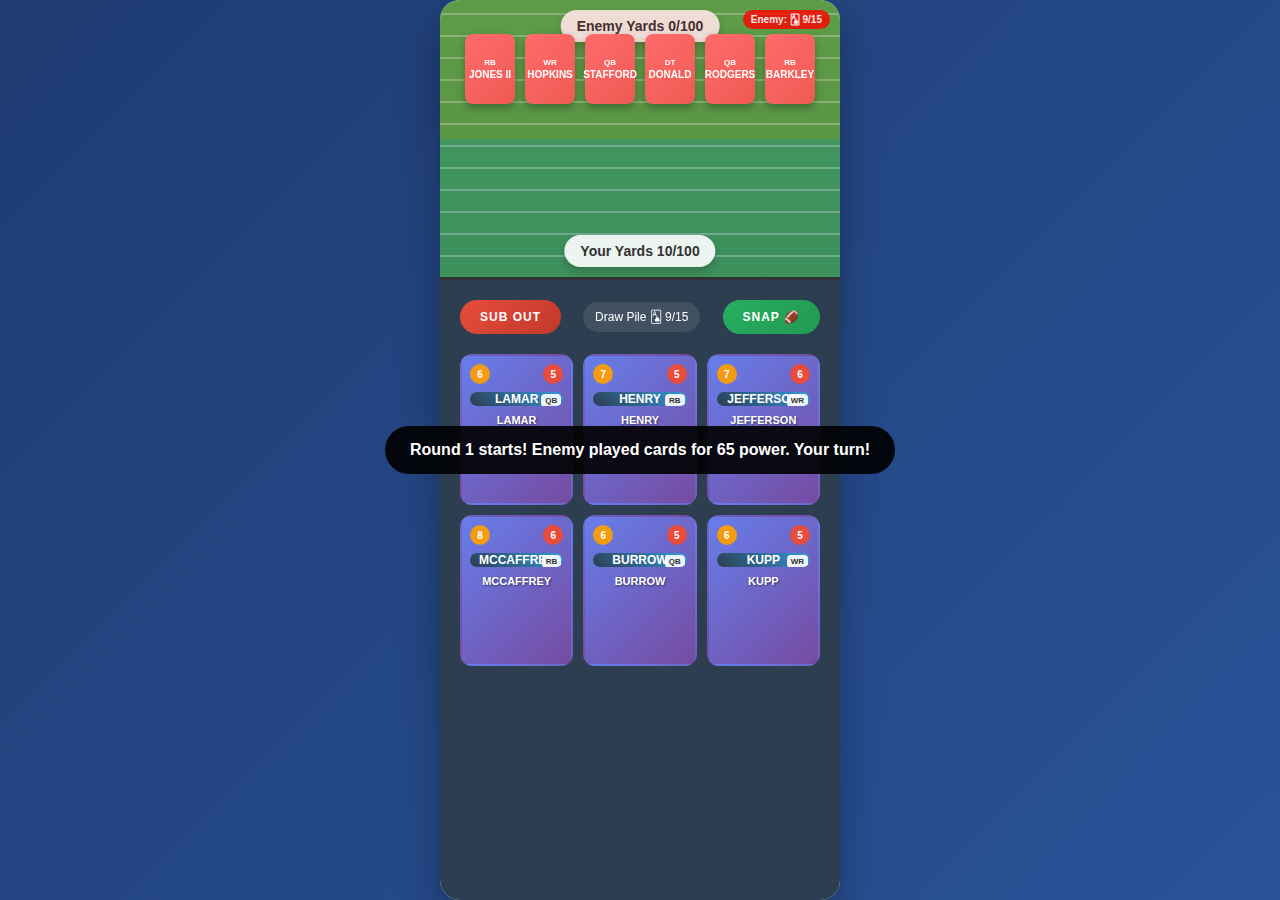
<file: index.html>
<!DOCTYPE html>
<html lang="en">
<head>
    <meta charset="UTF-8">
    <meta name="viewport" content="width=device-width, initial-scale=1.0, user-scalable=no, viewport-fit=cover">
    <meta name="apple-mobile-web-app-capable" content="yes">
    <meta name="apple-mobile-web-app-status-bar-style" content="black-translucent">
    <title>Football Card Strategy Game</title>
    <style>
        * {
            margin: 0;
            padding: 0;
            box-sizing: border-box;
        }

        /* CSS Custom Properties for dynamic sizing */
        :root {
            --vh: 1vh;
            --game-width: min(400px, 100vw);
            --game-height: calc(var(--vh, 1vh) * 100);
            --field-height: min(280px, 40vh);
            --hand-height: calc(var(--game-height) - var(--field-height));
        }

        html, body {
            background: linear-gradient(135deg, #1e3c72 0%, #2a5298 100%);
        }

        body {
            font-family: 'Arial', sans-serif;
            min-height: var(--game-height);
            display: flex;
            justify-content: center;
            align-items: flex-start;
            overflow: hidden;
            position: fixed;
            width: 100%;
            /* Handle iOS safe areas */
            padding-top: env(safe-area-inset-top);
            padding-bottom: env(safe-area-inset-bottom);
            padding-left: env(safe-area-inset-left);
            padding-right: env(safe-area-inset-right);
        }

        .game-container {
            width: var(--game-width);
            height: var(--game-height);
            background: #f8f9fa;
            border-radius: min(20px, 4vw);
            box-shadow: 0 20px 40px rgba(0,0,0,0.3);
            overflow: hidden;
            position: relative;
            display: flex;
            flex-direction: column;
        }

        .field-section {
            height: var(--field-height);
            flex-shrink: 0;
            background: linear-gradient(180deg, #4CAF50 0%, #45a049 100%);
            position: relative;
            border-bottom: 3px solid #333;
        }

        .yards-display {
            position: absolute;
            top: min(10px, 2vh);
            left: 50%;
            transform: translateX(-50%);
            background: rgba(255,255,255,0.9);
            padding: min(8px, 1.5vh) min(16px, 3vw);
            border-radius: 20px;
            font-weight: bold;
            color: #333;
            box-shadow: 0 4px 8px rgba(0,0,0,0.2);
            animation: pulse 2s infinite;
            font-size: clamp(10px, 2.5vw, 14px);
        }

        @keyframes pulse {
            0%, 100% { transform: translateX(-50%) scale(1); }
            50% { transform: translateX(-50%) scale(1.05); }
        }

        .field-lines {
            position: absolute;
            top: 0;
            left: 0;
            right: 0;
            bottom: 0;
            background-image: 
                repeating-linear-gradient(0deg, 
                    transparent, 
                    transparent 20px, 
                    rgba(255,255,255,0.3) 20px, 
                    rgba(255,255,255,0.3) 22px);
        }

        .field-zone {
            position: absolute;
            width: 100%;
            height: 50%;
            display: flex;
            justify-content: space-around;
            align-items: center;
            padding: 0 min(20px, 4vw);
            flex-wrap: wrap;
            overflow: hidden;
        }

        .enemy-zone {
            top: 0;
            background: rgba(255,0,0,0.1);
        }

        .player-zone {
            bottom: 0;
            background: rgba(0,0,255,0.1);
        }

        .field-card {
            width: clamp(40px, 12vw, 50px);
            height: clamp(56px, 16vw, 70px);
            background: #fff;
            border-radius: 8px;
            box-shadow: 0 4px 8px rgba(0,0,0,0.3);
            display: flex;
            flex-direction: column;
            align-items: center;
            justify-content: center;
            font-size: clamp(8px, 2vw, 10px);
            font-weight: bold;
            color: #333;
            cursor: pointer;
            transition: all 0.3s ease;
            transform-style: preserve-3d;
            margin: 1px;
        }

        .field-card:hover {
            transform: translateY(-5px) rotateY(10deg);
            box-shadow: 0 8px 16px rgba(0,0,0,0.4);
        }

        .field-card.enemy {
            background: linear-gradient(135deg, #ff6b6b, #ee5a52);
            color: white;
        }

        .field-card.player {
            background: linear-gradient(135deg, #4ecdc4, #44a08d);
            color: white;
        }

        .hand-section {
            flex: 1;
            min-height: 0;
            background: #2c3e50;
            padding: min(20px, 3vh) min(20px, 4vw);
            display: flex;
            flex-direction: column;
        }

        .hand-controls {
            display: flex;
            justify-content: space-between;
            align-items: center;
            margin-bottom: min(20px, 3vh);
            flex-shrink: 0;
        }

        .cards-remaining {
            background: rgba(255,255,255,0.1);
            padding: min(8px, 1.5vh) min(12px, 2.5vw);
            border-radius: 15px;
            color: white;
            font-size: clamp(10px, 2.5vw, 12px);
            backdrop-filter: blur(10px);
        }

        .discard-btn, .play-btn {
            padding: min(10px, 2vh) min(20px, 4vw);
            border: none;
            border-radius: 25px;
            font-weight: bold;
            cursor: pointer;
            transition: all 0.3s ease;
            text-transform: uppercase;
            letter-spacing: 1px;
            font-size: clamp(10px, 2.5vw, 12px);
        }

        .discard-btn {
            background: linear-gradient(135deg, #e74c3c, #c0392b);
            color: white;
        }

        .discard-btn:hover {
            transform: translateY(-2px);
            box-shadow: 0 6px 12px rgba(231,76,60,0.4);
        }

        .play-btn {
            background: linear-gradient(135deg, #27ae60, #219a52);
            color: white;
        }

        .play-btn:hover {
            transform: translateY(-2px);
            box-shadow: 0 6px 12px rgba(39,174,96,0.4);
        }

        .hand-cards {
            display: grid;
            grid-template-columns: repeat(3, 1fr);
            gap: min(10px, 2vw);
            flex: 1;
            min-height: 0;
            align-content: start;
            overflow-y: auto;
            -webkit-overflow-scrolling: touch;
        }

        .card {
            background: linear-gradient(135deg, #667eea 0%, #764ba2 100%);
            border-radius: 12px;
            padding: min(8px, 1.5vh);
            color: white;
            cursor: pointer;
            transition: all 0.4s cubic-bezier(0.175, 0.885, 0.32, 1.275);
            position: relative;
            overflow: hidden;
            transform-style: preserve-3d;
            border: 2px solid transparent;
            aspect-ratio: 3/4;
            min-height: 0;
        }

        .card::before {
            content: '';
            position: absolute;
            top: -2px;
            left: -2px;
            right: -2px;
            bottom: -2px;
            background: linear-gradient(45deg, #ff6b6b, #4ecdc4, #45b7d1, #96ceb4);
            background-size: 400% 400%;
            border-radius: 12px;
            z-index: -1;
            opacity: 0;
            transition: opacity 0.3s ease;
            animation: gradientShift 3s ease infinite;
        }

        @keyframes gradientShift {
            0%, 100% { background-position: 0% 50%; }
            50% { background-position: 100% 50%; }
        }

        .card:hover::before {
            opacity: 1;
        }

        .card:hover {
            transform: translateY(-8px) rotateX(10deg) rotateY(5deg);
            box-shadow: 0 15px 30px rgba(0,0,0,0.4);
        }

        .card.selected {
            transform: translateY(-12px) scale(1.05);
            border-color: #ffd700;
            box-shadow: 0 0 20px rgba(255,215,0,0.6);
        }

        .card.selected::before {
            opacity: 1;
        }

        .card-header {
            display: flex;
            justify-content: space-between;
            align-items: center;
            margin-bottom: min(8px, 1.5vh);
        }

        .card-cost {
            width: clamp(16px, 4vw, 20px);
            height: clamp(16px, 4vw, 20px);
            background: #f39c12;
            border-radius: 50%;
            display: flex;
            align-items: center;
            justify-content: center;
            font-size: clamp(8px, 2vw, 10px);
            font-weight: bold;
            color: white;
        }

        .card-rarity {
            width: clamp(16px, 4vw, 20px);
            height: clamp(16px, 4vw, 20px);
            background: #e74c3c;
            border-radius: 50%;
            display: flex;
            align-items: center;
            justify-content: center;
            font-size: clamp(8px, 2vw, 10px);
            font-weight: bold;
            color: white;
        }

        .card-image {
            width: 100%;
            flex: 1;
            background: linear-gradient(45deg, #2c3e50, #3498db);
            border-radius: 8px;
            margin-bottom: min(8px, 1.5vh);
            display: flex;
            align-items: center;
            justify-content: center;
            font-size: clamp(10px, 2.5vw, 12px);
            font-weight: bold;
            color: white;
            position: relative;
            overflow: hidden;
            min-height: 0;
        }

        .card-image::after {
            content: '';
            position: absolute;
            top: -50%;
            left: -50%;
            width: 200%;
            height: 200%;
            background: linear-gradient(45deg, transparent, rgba(255,255,255,0.3), transparent);
            transform: rotate(45deg);
            transition: all 0.6s ease;
            opacity: 0;
        }

        .card:hover .card-image::after {
            opacity: 1;
            animation: shine 0.6s ease;
        }

        .position-badge {
            position: absolute;
            top: 2px;
            right: 2px;
            background: rgba(255,255,255,0.9);
            color: #333;
            font-size: clamp(6px, 1.5vw, 8px);
            padding: 2px 4px;
            border-radius: 4px;
            font-weight: bold;
        }

        @keyframes shine {
            0% { transform: translateX(-100%) translateY(-100%) rotate(45deg); }
            100% { transform: translateX(100%) translateY(100%) rotate(45deg); }
        }

        .card-name {
            font-size: clamp(9px, 2vw, 11px);
            font-weight: bold;
            text-align: center;
            text-shadow: 1px 1px 2px rgba(0,0,0,0.5);
            flex-shrink: 0;
        }

        .floating-animation {
            animation: float 3s ease-in-out infinite;
        }

        @keyframes float {
            0%, 100% { transform: translateY(0px); }
            50% { transform: translateY(-10px); }
        }

        .slide-in {
            animation: slideIn 0.5s ease-out;
        }

        @keyframes slideIn {
            from { transform: translateX(-100%); opacity: 0; }
            to { transform: translateX(0); opacity: 1; }
        }

        .card-enter {
            animation: cardEnter 0.6s cubic-bezier(0.175, 0.885, 0.32, 1.275);
        }

        @keyframes cardEnter {
            0% { 
                transform: scale(0) rotate(180deg);
                opacity: 0;
            }
            100% { 
                transform: scale(1) rotate(0deg);
                opacity: 1;
            }
        }

        .field-placement {
            animation: fieldPlace 0.8s ease-out;
        }

        @keyframes fieldPlace {
            0% { 
                transform: scale(1.5) translateY(-50px);
                opacity: 0;
            }
            50% {
                transform: scale(1.2) translateY(-25px);
                opacity: 0.7;
            }
            100% { 
                transform: scale(1) translateY(0);
                opacity: 1;
            }
        }

        @keyframes messageFloat {
            0% { 
                opacity: 0;
                transform: translate(-50%, -50%) scale(0.5);
            }
            20% { 
                opacity: 1;
                transform: translate(-50%, -50%) scale(1.1);
            }
            80% { 
                opacity: 1;
                transform: translate(-50%, -50%) scale(1);
            }
            100% { 
                opacity: 0;
                transform: translate(-50%, -60%) scale(0.9);
            }
        }

        .enemy-deck-info {
            position: absolute;
            top: min(10px, 2vh);
            right: min(10px, 2vw);
            background: rgba(255,0,0,0.8);
            color: white;
            padding: min(4px, 1vh) min(8px, 2vw);
            border-radius: 10px;
            font-size: clamp(8px, 2vw, 10px);
            font-weight: bold;
        }

        /* Handle very small screens */
        @media (max-height: 600px) {
            :root {
                --field-height: 35vh;
            }
            
            .hand-cards {
                grid-template-columns: repeat(3, 1fr);
                gap: 5px;
            }
            
            .card {
                padding: 4px;
            }
            
            .hand-controls {
                margin-bottom: 10px;
            }
        }

        /* Handle landscape orientation on mobile */
        @media (orientation: landscape) and (max-height: 500px) {
            .game-container {
                flex-direction: row;
                height: 100vh;
                width: 100vw;
                border-radius: 0;
            }
            
            .field-section {
                width: 40%;
                height: 100%;
            }
            
            .hand-section {
                width: 60%;
                height: 100%;
            }
            
            .field-zone {
                flex-direction: column;
                height: 100%;
                width: 50%;
            }
            
            .enemy-zone {
                left: 0;
                top: 0;
            }
            
            .player-zone {
                right: 0;
                top: 0;
                bottom: auto;
            }
            
            .yards-display {
                writing-mode: vertical-rl;
                text-orientation: mixed;
                top: 50%;
                left: 10px;
                transform: translateY(-50%);
            }
            
            .yards-display:last-child {
                right: 10px;
                left: auto;
            }
        }

        /* Extra small screens */
        @media (max-width: 320px) {
            .hand-cards {
                grid-template-columns: repeat(2, 1fr);
            }
        }

        /* Touch improvements */
        @media (hover: none) and (pointer: coarse) {
            .card:hover,
            .field-card:hover,
            .discard-btn:hover,
            .play-btn:hover {
                transform: none;
            }
            
            .card:active {
                transform: scale(0.95);
            }
            
            .discard-btn:active,
            .play-btn:active {
                transform: scale(0.95);
            }
        }
    </style>
</head>
<body>
    <div class="game-container">
        <div class="field-section">
            <div class="field-lines"></div>
            <div class="yards-display">Enemy Yards 0/100</div>
            <div class="enemy-deck-info" id="enemyDeckInfo">Enemy: 9/15</div>
            
            <div class="field-zone enemy-zone" id="enemyZone">
                <!-- Enemy cards will be placed here -->
            </div>
            
            <div class="field-zone player-zone" id="playerZone">
                <!-- Player cards will be placed here -->
            </div>
            
            <div class="yards-display" style="bottom: min(10px, 2vh); top: auto;">Your Yards 10/100</div>
        </div>
        
        <div class="hand-section">
            <div class="hand-controls">
                <button class="discard-btn" id="discardBtn">Sub Out</button>
                <div class="cards-remaining">Available 9/15</div>
                <button class="play-btn" id="playBtn">Snap 🏈</button>
            </div>
            
            <div class="hand-cards" id="handCards">
                <!-- Hand cards will be generated here -->
            </div>
        </div>
    </div>

    <script>
        // Set CSS custom property for viewport height
        function setVH() {
            let vh = window.innerHeight * 0.01;
            document.documentElement.style.setProperty('--vh', `${vh}px`);
        }

        // Initial set
        setVH();

        // Re-calculate on resize
        window.addEventListener('resize', setVH);

        // Re-calculate on orientation change
        window.addEventListener('orientationchange', () => {
            setTimeout(setVH, 100);
        });

        class GameState {
            constructor() {
                this.selectedCards = new Set();
                this.playerYards = 10;
                this.enemyYards = 0;

                this.playerDeck = [
                    { name: 'MAHOMES', cost: 8, rarity: 6, position: 'QB' },
                    { name: 'ALLEN', cost: 7, rarity: 6, position: 'QB' },
                    { name: 'BURROW', cost: 6, rarity: 5, position: 'QB' },
                    { name: 'HURTS', cost: 5, rarity: 4, position: 'QB' },
                    { name: 'LAMAR', cost: 6, rarity: 5, position: 'QB' },
                    { name: 'HENRY', cost: 7, rarity: 5, position: 'RB' },
                    { name: 'MCCAFFREY', cost: 8, rarity: 6, position: 'RB' },
                    { name: 'CHUBB', cost: 5, rarity: 4, position: 'RB' },
                    { name: 'COOK', cost: 4, rarity: 3, position: 'RB' },
                    { name: 'KUPP', cost: 6, rarity: 5, position: 'WR' },
                    { name: 'JEFFERSON', cost: 7, rarity: 6, position: 'WR' },
                    { name: 'DIGGS', cost: 5, rarity: 4, position: 'WR' },
                    { name: 'ADAMS', cost: 6, rarity: 5, position: 'WR' },
                    { name: 'KELCE', cost: 7, rarity: 6, position: 'TE' },
                    { name: 'WATT', cost: 8, rarity: 6, position: 'DE' }
                ];
                this.playerHand = [];
                this.playerDrawPile = [];
                this.playerDiscardPile = [];

                this.fieldCards = {
                    player: [],
                    enemy: []
                };
                this.hasDiscardedThisRound = false;
                this.round = 1;
                
                this.enemyDeck = [
                    { name: 'RODGERS', cost: 7, rarity: 5, position: 'QB' },
                    { name: 'WILSON', cost: 6, rarity: 4, position: 'QB' },
                    { name: 'PRESCOTT', cost: 5, rarity: 4, position: 'QB' },
                    { name: 'STAFFORD', cost: 5, rarity: 3, position: 'QB' },
                    { name: 'JONES', cost: 4, rarity: 3, position: 'QB' },
                    { name: 'BARKLEY', cost: 7, rarity: 5, position: 'RB' },
                    { name: 'JONES II', cost: 6, rarity: 4, position: 'RB' },
                    { name: 'MIXON', cost: 5, rarity: 4, position: 'RB' },
                    { name: 'HARRIS', cost: 4, rarity: 3, position: 'RB' },
                    { name: 'HILL', cost: 7, rarity: 6, position: 'WR' },
                    { name: 'CHASE', cost: 6, rarity: 5, position: 'WR' },
                    { name: 'HOPKINS', cost: 5, rarity: 4, position: 'WR' },
                    { name: 'EVANS', cost: 5, rarity: 4, position: 'WR' },
                    { name: 'KITTLE', cost: 6, rarity: 5, position: 'TE' },
                    { name: 'DONALD', cost: 8, rarity: 6, position: 'DT' }
                ];

                this.enemyHand = [];
                this.enemyDrawPile = [];
                this.enemyDiscardPile = [];
                
                this.init();
            }

            init() {
                this.generateInitialHand();
                this.generateEnemyDeck();
                this.setupEventListeners();
                
                this.startNewRound();
                this.updateUI();
            }

            generateInitialHand() {
                const shuffledPlayers = [...this.playerDeck].sort(() => Math.random() - 0.5);
                
                this.playerDrawPile = shuffledPlayers.map((player, index) => ({
                    ...player,
                    id: `deck-${index}`,
                    element: null
                }));
            }

            generateEnemyDeck() {
                const shuffledEnemyPlayers = [...this.enemyDeck].sort(() => Math.random() - 0.5);
                
                this.enemyDrawPile = shuffledEnemyPlayers.map((player, index) => ({
                    ...player,
                    id: `enemy-deck-${index}`
                }));
            }

            generateEnemyHand() {
            }

            playEnemyCards() {
                if (this.enemyHand.length === 0) return 0;

                const cardsToPlay = this.enemyHand.length;
                let totalEnemyPower = 0;

                this.enemyHand.forEach(card => {
                    totalEnemyPower += card.cost + card.rarity;
                    
                    this.fieldCards.enemy.push({
                        name: card.name,
                        position: card.position,
                        cost: card.cost,
                        rarity: card.rarity,
                        id: `enemy-field-${Date.now()}-${Math.random()}`,
                        element: null
                    });
                });

                this.enemyHand = [];
                return totalEnemyPower;
            }

            drawEnemyCards(count) {
                const cardsToDraw = count;
                
                for (let i = 0; i < cardsToDraw; i++) {
                    const newCard = this.enemyDrawPile.shift();
                    if (newCard) {
                        newCard.id = `enemy-hand-${Date.now()}-${Math.random()}`;
                        this.enemyHand.push(newCard);
                    }

                    if (this.getNumberOfCardsInEnemyDrawPile() === 0 && this.getNumberOfCardsInEnemyDiscardPile() > 0) {
                        this.shuffleEnemyDiscardIntoDeck();
                    }
                }
                
                this.enemyCardsRemaining = this.getNumberOfCardsInEnemyDrawPile();
            }

            shuffleEnemyDiscardIntoDeck() {
                const shuffled = [...this.enemyDiscardPile].sort(() => Math.random() - 0.5);
                this.enemyDrawPile.push(...shuffled);
                this.enemyDiscardPile = [];
                this.showMessage("🔄 Enemy deck reshuffled!");
            }

            renderHand() {
                const handContainer = document.getElementById('handCards');
                handContainer.innerHTML = '';

                this.playerHand.forEach((card, index) => {
                    const cardElement = this.createCardElement(card, index);
                    handContainer.appendChild(cardElement);
                    card.element = cardElement;
                    
                    setTimeout(() => {
                        cardElement.classList.add('card-enter');
                    }, index * 100);
                });
            }

            createCardElement(card, index) {
                const cardDiv = document.createElement('div');
                cardDiv.className = 'card floating-animation';
                cardDiv.style.animationDelay = `${index * 0.2}s`;
                cardDiv.dataset.cardId = card.id;
                
                cardDiv.innerHTML = `
                    <div class="card-header">
                        <div class="card-cost">${card.cost}</div>
                        <div class="card-rarity">${card.rarity}</div>
                    </div>
                    <div class="card-image">
                        <div class="position-badge">${card.position}</div>
                        ${card.name}
                    </div>
                    <div class="card-name">${card.name}</div>
                `;

                cardDiv.addEventListener('click', () => this.toggleCardSelection(card.id));
                return cardDiv;
            }

            renderFieldCards() {
                const enemyZone = document.getElementById('enemyZone');
                const playerZone = document.getElementById('playerZone');
                
                enemyZone.innerHTML = '';
                playerZone.innerHTML = '';

                this.fieldCards.enemy.forEach((card, index) => {
                    const fieldCard = this.createFieldCard(card, 'enemy');
                    enemyZone.appendChild(fieldCard);
                    
                    setTimeout(() => {
                        fieldCard.classList.add('field-placement');
                    }, index * 150);
                });

                this.fieldCards.player.forEach((card, index) => {
                    const fieldCard = this.createFieldCard(card, 'player');
                    playerZone.appendChild(fieldCard);
                    
                    setTimeout(() => {
                        fieldCard.classList.add('field-placement');
                    }, index * 150);
                });
            }

            createFieldCard(card, type) {
                const fieldCard = document.createElement('div');
                fieldCard.className = `field-card ${type}`;
                fieldCard.innerHTML = `
                    <div style="font-size: clamp(6px, 1.5vw, 8px); margin-bottom: 2px;">${card.position || ''}</div>
                    <div>${card.name}</div>
                `;
                return fieldCard;
            }

            toggleCardSelection(cardId) {
                const card = this.playerHand.find(c => c.id === cardId);
                if (!card || !card.element) return;

                if (this.selectedCards.has(cardId)) {
                    this.selectedCards.delete(cardId);
                    card.element.classList.remove('selected');
                } else {
                    this.selectedCards.add(cardId);
                    card.element.classList.add('selected');
                    
                    this.addSelectionEffect(card.element);
                }
            }

            addSelectionEffect(element) {
                element.style.transform = 'translateY(-12px) scale(1.05) rotateY(360deg)';
                setTimeout(() => {
                    element.style.transform = 'translateY(-12px) scale(1.05)';
                }, 600);
            }

            playSelectedCards() {
                if (this.selectedCards.size === 0) {
                    this.showMessage("Select cards to play!");
                    return;
                }

                let totalPower = 0;
                const playedCards = [];

                this.selectedCards.forEach(cardId => {
                    const cardIndex = this.playerHand.findIndex(c => c.id === cardId);
                    if (cardIndex !== -1) {
                        const card = this.playerHand[cardIndex];
                        playedCards.push(cardIndex);
                        
                        totalPower += card.cost + card.rarity;

                        this.fieldCards.player.push({
                            name: card.name,
                            position: card.position,
                            cost: card.cost,
                            rarity: card.rarity,
                            id: `field-${Date.now()}-${Math.random()}`,
                            element: null
                        });
                        
                        if (card.element) {
                            card.element.style.transform = 'scale(0) rotate(180deg)';
                            card.element.style.opacity = '0';
                        }
                    }
                });

                playedCards.sort((a, b) => b - a);
                
                setTimeout(() => {
                    playedCards.forEach(cardIndex => {
                        this.playerHand.splice(cardIndex, 1);
                    });
                    
                    this.discardRemainingHand();
                    
                    this.renderFieldCards();
                    this.endRound(totalPower);
                }, 300);

                this.selectedCards.clear();
            }

            discardSelected() {
                if (this.selectedCards.size === 0) {
                    this.showMessage("Select cards to discard!");
                    return;
                }

                if (this.hasDiscardedThisRound) {
                    this.showMessage("You can only discard once per round!");
                    return;
                }

                const discardCount = this.selectedCards.size;
                const cardsToDiscard = [];

                this.selectedCards.forEach(cardId => {
                    const cardIndex = this.playerHand.findIndex(c => c.id === cardId);
                    if (cardIndex !== -1) {
                        const card = this.playerHand[cardIndex];
                        this.playerDiscardPile.push({
                            name: card.name,
                            cost: card.cost,
                            rarity: card.rarity,
                            position: card.position
                        });
                        cardsToDiscard.push(cardIndex);
                    }
                });

                cardsToDiscard.sort((a, b) => b - a);

                cardsToDiscard.forEach((cardIndex, i) => {
                    const card = this.playerHand[cardIndex];
                    if (card.element) {
                        card.element.style.transform = 'translateX(-200px) rotate(-90deg)';
                        card.element.style.opacity = '0';
                        
                        setTimeout(() => {
                            this.playerHand.splice(cardIndex, 1);
                            
                            if (i === cardsToDiscard.length - 1) {
                                this.drawPlayerCards(discardCount);
                                this.renderHand();
                            }
                        }, 300);
                    }
                });

                this.selectedCards.clear();
                this.hasDiscardedThisRound = true;
                this.updateUI();
                this.showMessage(`Discarded ${discardCount} cards, drew ${Math.min(discardCount, this.getNumberOfCardsInPlayerDrawPile())} new cards`);
            }

            clearField() {
                this.fieldCards.player.forEach(card => {
                    this.playerDiscardPile.push({
                        name: card.name,
                        cost: card.cost,
                        rarity: card.rarity,
                        position: card.position
                    });
                });

                this.fieldCards.enemy.forEach(card => {
                    this.enemyDiscardPile.push({
                        name: card.name,
                        cost: card.cost,
                        rarity: card.rarity,
                        position: card.position
                    });
                });
                
                this.fieldCards.player = [];
                this.fieldCards.enemy = [];
                
                this.renderFieldCards();
                
                this.showMessage("⚡ Field cleared! Cards added to discard piles");
            }

            getCardCostByName(name) {
                const cardData = {
                    'MAHOMES': 8, 'ALLEN': 7, 'BURROW': 6, 'HURTS': 5, 'LAMAR': 6,
                    'MCCAFFREY': 8, 'HENRY': 7, 'CHUBB': 5, 'COOK': 4,
                    'JEFFERSON': 7, 'KUPP': 6, 'ADAMS': 6, 'DIGGS': 5,
                    'KELCE': 7, 'WATT': 8
                };
                return cardData[name] || 5;
            }

            getCardRarityByName(name) {
                const cardData = {
                    'MAHOMES': 6, 'ALLEN': 6, 'BURROW': 5, 'HURTS': 4, 'LAMAR': 5,
                    'MCCAFFREY': 6, 'HENRY': 5, 'CHUBB': 4, 'COOK': 3,
                    'JEFFERSON': 6, 'KUPP': 5, 'ADAMS': 5, 'DIGGS': 4,
                    'KELCE': 6, 'WATT': 6
                };
                return cardData[name] || 4;
            }

            getEnemyCardCostByName(name) {
                const cardData = {
                    'RODGERS': 7, 'WILSON': 6, 'PRESCOTT': 5, 'STAFFORD': 5, 'JONES': 4,
                    'BARKLEY': 7, 'JONES II': 6, 'MIXON': 5, 'HARRIS': 4,
                    'HILL': 7, 'CHASE': 6, 'HOPKINS': 5, 'EVANS': 5,
                    'KITTLE': 6, 'DONALD': 8
                };
                return cardData[name] || 5;
            }

            getEnemyCardRarityByName(name) {
                const cardData = {
                    'RODGERS': 5, 'WILSON': 4, 'PRESCOTT': 4, 'STAFFORD': 3, 'JONES': 3,
                    'BARKLEY': 5, 'JONES II': 4, 'MIXON': 4, 'HARRIS': 3,
                    'HILL': 6, 'CHASE': 5, 'HOPKINS': 4, 'EVANS': 4,
                    'KITTLE': 5, 'DONALD': 6
                };
                return cardData[name] || 4;
            }

            discardRemainingHand() {
                this.playerHand.forEach(card => {
                    this.playerDiscardPile.push({
                        name: card.name,
                        cost: card.cost,
                        rarity: card.rarity,
                        position: card.position
                    });
                });
                
                this.playerHand = [];
            }

            drawPlayerCards(count) {
                const cardsToDraw = count;
                
                for (let i = 0; i < cardsToDraw; i++) {
                    const newCard = this.playerDrawPile.shift();
                    if (newCard) {
                        newCard.id = `hand-${Date.now()}-${Math.random()}`;
                        this.playerHand.push(newCard);
                    }

                    if (this.getNumberOfCardsInPlayerDrawPile() === 0 && this.getNumberOfCardsInPlayerDiscardPile() > 0) {
                        this.shuffleDiscardIntoDeck();
                    }
                }
                
                this.cardsRemaining = this.getNumberOfCardsInPlayerDrawPile();
                this.updateUI();
            }

            shuffleDiscardIntoDeck() {
                const shuffled = [...this.playerDiscardPile].sort(() => Math.random() - 0.5);
                this.playerDrawPile.push(...shuffled);
                this.playerDiscardPile = [];
                this.showMessage("🔄 Deck reshuffled from discard pile!");
            }

            getNumberOfCardsInPlayerDrawPile() {
                return this.playerDrawPile.length;
            }

            getNumberOfCardsInPlayerDiscardPile() {
                return this.playerDiscardPile.length;
            }

            getNumberOfCardsInEnemyDrawPile() {
                return this.enemyDrawPile.length;
            }

            getNumberOfCardsInEnemyDiscardPile() {
                return this.enemyDiscardPile.length;
            }

            endRound(playerPower) {
                let enemyPower = 0;
                this.fieldCards.enemy.forEach(card => {
                    enemyPower += (card.cost || 0) + (card.rarity || 0);
                });
                
                const playerGain = Math.max(0, Math.floor((playerPower - enemyPower) / 2));
                const enemyGain = Math.max(0, Math.floor((enemyPower - playerPower) / 2));
                
                this.playerYards += playerGain;
                this.enemyYards += enemyGain;
                
                this.playerYards = Math.min(100, this.playerYards);
                this.enemyYards = Math.min(100, this.enemyYards);
                
                this.updateUI();
                this.showMessage(`Round ${this.round} Complete! You: ${playerPower} power (+${playerGain} yards), Enemy: ${enemyPower} power (+${enemyGain} yards)`);
                
                setTimeout(() => {
                    this.clearField();
                    
                    this.hasDiscardedThisRound = false;
                    this.round++;
                    
                    this.startNewRound();
                }, 2500);
                
                if (this.playerYards >= 100) {
                    setTimeout(() => this.showMessage("🏆 YOU WIN! Touchdown!"), 3000);
                } else if (this.enemyYards >= 100) {
                    setTimeout(() => this.showMessage("💀 YOU LOSE! Enemy scored!"), 3000);
                }
            }

            startNewRound() {
                this.drawPlayerCards(6);
                this.drawEnemyCards(6);
                
                const enemyPower = this.playEnemyCards();
                
                this.renderFieldCards();
                
                this.renderHand();
                this.updateUI();
                
                this.showMessage(`Round ${this.round} starts! Enemy played cards for ${enemyPower} power. Your turn!`);
            }

            showMessage(text) {
                const message = document.createElement('div');
                message.className = 'game-message';
                message.textContent = text;
                message.style.cssText = `
                    position: fixed;
                    top: 50%;
                    left: 50%;
                    transform: translate(-50%, -50%);
                    background: rgba(0,0,0,0.9);
                    color: white;
                    padding: 15px 25px;
                    border-radius: 25px;
                    font-weight: bold;
                    z-index: 1000;
                    animation: messageFloat 3s ease-out forwards;
                    font-size: clamp(12px, 3vw, 16px);
                    max-width: 90vw;
                    text-align: center;
                `;
                
                document.body.appendChild(message);
                
                setTimeout(() => {
                    if (message.parentNode) {
                        message.parentNode.removeChild(message);
                    }
                }, 3000);
            }

            updateUI() {
                document.querySelector('.yards-display').textContent = `Enemy Yards ${this.enemyYards}/100`;
                document.querySelector('.yards-display:last-child').textContent = `Your Yards ${this.playerYards}/100`;
                
                document.querySelector('.cards-remaining').textContent = `Draw Pile 🂡 ${this.getNumberOfCardsInPlayerDrawPile()}/${this.playerDeck.length}`;

                document.getElementById('enemyDeckInfo').textContent = `Enemy: 🂡 ${this.getNumberOfCardsInEnemyDrawPile()}/${this.enemyDeck.length}`;
                
                const discardBtn = document.getElementById('discardBtn');
                if (this.hasDiscardedThisRound) {
                    discardBtn.style.opacity = '0.5';
                    discardBtn.style.cursor = 'not-allowed';
                } else {
                    discardBtn.style.opacity = '1';
                    discardBtn.style.cursor = 'pointer';
                }
            }

            setupEventListeners() {
                document.getElementById('playBtn').addEventListener('click', () => {
                    this.playSelectedCards();
                });

                document.getElementById('discardBtn').addEventListener('click', () => {
                    this.discardSelected();
                });
            }
        }

        document.addEventListener('DOMContentLoaded', () => {
            new GameState();
        });

        document.addEventListener('DOMContentLoaded', () => {
            const fieldSection = document.querySelector('.field-section');
            
            fieldSection.addEventListener('mousemove', (e) => {
                const rect = fieldSection.getBoundingClientRect();
                const x = e.clientX - rect.left;
                const y = e.clientY - rect.top;
                
                fieldSection.style.background = `
                    radial-gradient(circle at ${x}px ${y}px, 
                        rgba(255,255,255,0.1) 0%, 
                        transparent 51%), 
                    linear-gradient(180deg, #4CAF50 0%, #45a049 100%)
                `;
            });
            
            fieldSection.addEventListener('mouseleave', () => {
                fieldSection.style.background = 'linear-gradient(180deg, #4CAF50 0%, #45a049 100%)';
            });
        });
    </script>
</body>
</html>
</file>
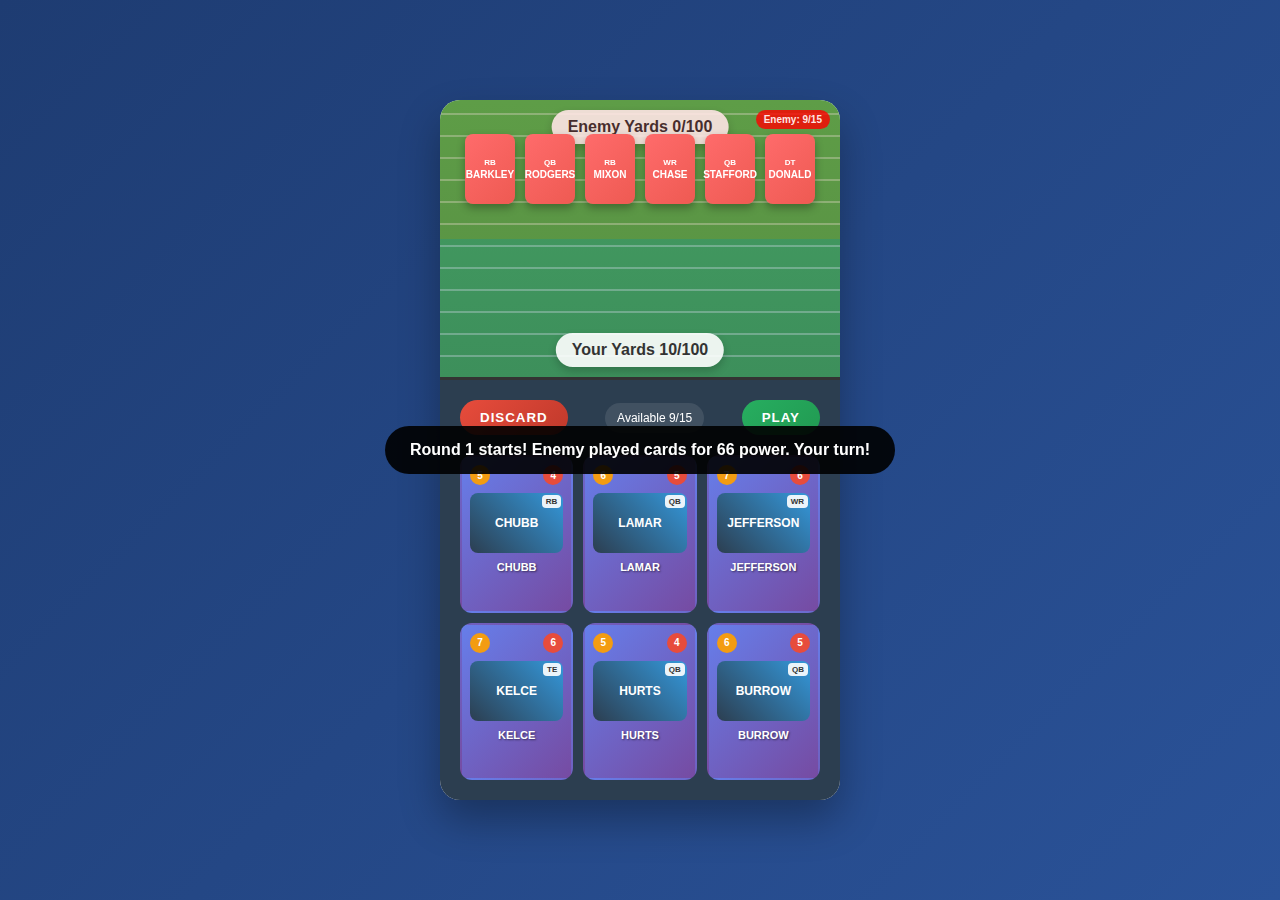
<file: football_card_game.html>
<!DOCTYPE html>
<html lang="en">
<head>
    <meta charset="UTF-8">
    <meta name="viewport" content="width=device-width, initial-scale=1.0">
    <title>Football Card Strategy Game</title>
    <style>
        * {
            margin: 0;
            padding: 0;
            box-sizing: border-box;
        }

        body {
            font-family: 'Arial', sans-serif;
            background: linear-gradient(135deg, #1e3c72 0%, #2a5298 100%);
            min-height: 100vh;
            display: flex;
            justify-content: center;
            align-items: center;
            overflow-x: hidden;
        }

        .game-container {
            width: 400px;
            height: 700px;
            background: #f8f9fa;
            border-radius: 20px;
            box-shadow: 0 20px 40px rgba(0,0,0,0.3);
            overflow: hidden;
            position: relative;
        }

        .field-section {
            height: 280px;
            background: linear-gradient(180deg, #4CAF50 0%, #45a049 100%);
            position: relative;
            border-bottom: 3px solid #333;
        }

        .yards-display {
            position: absolute;
            top: 10px;
            left: 50%;
            transform: translateX(-50%);
            background: rgba(255,255,255,0.9);
            padding: 8px 16px;
            border-radius: 20px;
            font-weight: bold;
            color: #333;
            box-shadow: 0 4px 8px rgba(0,0,0,0.2);
            animation: pulse 2s infinite;
        }

        @keyframes pulse {
            0%, 100% { transform: translateX(-50%) scale(1); }
            50% { transform: translateX(-50%) scale(1.05); }
        }

        .field-lines {
            position: absolute;
            top: 0;
            left: 0;
            right: 0;
            bottom: 0;
            background-image: 
                repeating-linear-gradient(0deg, 
                    transparent, 
                    transparent 20px, 
                    rgba(255,255,255,0.3) 20px, 
                    rgba(255,255,255,0.3) 22px);
        }

        .field-zone {
            position: absolute;
            width: 100%;
            height: 50%;
            display: flex;
            justify-content: space-around;
            align-items: center;
            padding: 0 20px;
        }

        .enemy-zone {
            top: 0;
            background: rgba(255,0,0,0.1);
        }

        .player-zone {
            bottom: 0;
            background: rgba(0,0,255,0.1);
        }

        .field-card {
            width: 50px;
            height: 70px;
            background: #fff;
            border-radius: 8px;
            box-shadow: 0 4px 8px rgba(0,0,0,0.3);
            display: flex;
            flex-direction: column;
            align-items: center;
            justify-content: center;
            font-size: 10px;
            font-weight: bold;
            color: #333;
            cursor: pointer;
            transition: all 0.3s ease;
            transform-style: preserve-3d;
        }

        .field-card:hover {
            transform: translateY(-5px) rotateY(10deg);
            box-shadow: 0 8px 16px rgba(0,0,0,0.4);
        }

        .field-card.enemy {
            background: linear-gradient(135deg, #ff6b6b, #ee5a52);
            color: white;
        }

        .field-card.player {
            background: linear-gradient(135deg, #4ecdc4, #44a08d);
            color: white;
        }

        .hand-section {
            height: 420px;
            background: #2c3e50;
            padding: 20px;
            display: flex;
            flex-direction: column;
        }

        .hand-controls {
            display: flex;
            justify-content: space-between;
            align-items: center;
            margin-bottom: 20px;
        }

        .cards-remaining {
            background: rgba(255,255,255,0.1);
            padding: 8px 12px;
            border-radius: 15px;
            color: white;
            font-size: 12px;
            backdrop-filter: blur(10px);
        }

        .discard-btn, .play-btn {
            padding: 10px 20px;
            border: none;
            border-radius: 25px;
            font-weight: bold;
            cursor: pointer;
            transition: all 0.3s ease;
            text-transform: uppercase;
            letter-spacing: 1px;
        }

        .discard-btn {
            background: linear-gradient(135deg, #e74c3c, #c0392b);
            color: white;
        }

        .discard-btn:hover {
            transform: translateY(-2px);
            box-shadow: 0 6px 12px rgba(231,76,60,0.4);
        }

        .play-btn {
            background: linear-gradient(135deg, #27ae60, #219a52);
            color: white;
        }

        .play-btn:hover {
            transform: translateY(-2px);
            box-shadow: 0 6px 12px rgba(39,174,96,0.4);
        }

        .hand-cards {
            display: grid;
            grid-template-columns: repeat(3, 1fr);
            gap: 10px;
            flex: 1;
        }

        .card {
            background: linear-gradient(135deg, #667eea 0%, #764ba2 100%);
            border-radius: 12px;
            padding: 8px;
            color: white;
            cursor: pointer;
            transition: all 0.4s cubic-bezier(0.175, 0.885, 0.32, 1.275);
            position: relative;
            overflow: hidden;
            transform-style: preserve-3d;
            border: 2px solid transparent;
        }

        .card::before {
            content: '';
            position: absolute;
            top: -2px;
            left: -2px;
            right: -2px;
            bottom: -2px;
            background: linear-gradient(45deg, #ff6b6b, #4ecdc4, #45b7d1, #96ceb4);
            background-size: 400% 400%;
            border-radius: 12px;
            z-index: -1;
            opacity: 0;
            transition: opacity 0.3s ease;
            animation: gradientShift 3s ease infinite;
        }

        @keyframes gradientShift {
            0%, 100% { background-position: 0% 50%; }
            50% { background-position: 100% 50%; }
        }

        .card:hover::before {
            opacity: 1;
        }

        .card:hover {
            transform: translateY(-8px) rotateX(10deg) rotateY(5deg);
            box-shadow: 0 15px 30px rgba(0,0,0,0.4);
        }

        .card.selected {
            transform: translateY(-12px) scale(1.05);
            border-color: #ffd700;
            box-shadow: 0 0 20px rgba(255,215,0,0.6);
        }

        .card.selected::before {
            opacity: 1;
        }

        .card-header {
            display: flex;
            justify-content: space-between;
            align-items: center;
            margin-bottom: 8px;
        }

        .card-cost {
            width: 20px;
            height: 20px;
            background: #f39c12;
            border-radius: 50%;
            display: flex;
            align-items: center;
            justify-content: center;
            font-size: 10px;
            font-weight: bold;
            color: white;
        }

        .card-rarity {
            width: 20px;
            height: 20px;
            background: #e74c3c;
            border-radius: 50%;
            display: flex;
            align-items: center;
            justify-content: center;
            font-size: 10px;
            font-weight: bold;
            color: white;
        }

        .card-image {
            width: 100%;
            height: 60px;
            background: linear-gradient(45deg, #2c3e50, #3498db);
            border-radius: 8px;
            margin-bottom: 8px;
            display: flex;
            align-items: center;
            justify-content: center;
            font-size: 12px;
            font-weight: bold;
            color: white;
            position: relative;
            overflow: hidden;
        }

        .card-image::after {
            content: '';
            position: absolute;
            top: -50%;
            left: -50%;
            width: 200%;
            height: 200%;
            background: linear-gradient(45deg, transparent, rgba(255,255,255,0.3), transparent);
            transform: rotate(45deg);
            transition: all 0.6s ease;
            opacity: 0;
        }

        .card:hover .card-image::after {
            opacity: 1;
            animation: shine 0.6s ease;
        }

        .position-badge {
            position: absolute;
            top: 2px;
            right: 2px;
            background: rgba(255,255,255,0.9);
            color: #333;
            font-size: 8px;
            padding: 2px 4px;
            border-radius: 4px;
            font-weight: bold;
        }

        @keyframes shine {
            0% { transform: translateX(-100%) translateY(-100%) rotate(45deg); }
            100% { transform: translateX(100%) translateY(100%) rotate(45deg); }
        }

        .card-name {
            font-size: 11px;
            font-weight: bold;
            text-align: center;
            text-shadow: 1px 1px 2px rgba(0,0,0,0.5);
        }

        .floating-animation {
            animation: float 3s ease-in-out infinite;
        }

        @keyframes float {
            0%, 100% { transform: translateY(0px); }
            50% { transform: translateY(-10px); }
        }

        .slide-in {
            animation: slideIn 0.5s ease-out;
        }

        @keyframes slideIn {
            from { transform: translateX(-100%); opacity: 0; }
            to { transform: translateX(0); opacity: 1; }
        }

        .card-enter {
            animation: cardEnter 0.6s cubic-bezier(0.175, 0.885, 0.32, 1.275);
        }

        @keyframes cardEnter {
            0% { 
                transform: scale(0) rotate(180deg);
                opacity: 0;
            }
            100% { 
                transform: scale(1) rotate(0deg);
                opacity: 1;
            }
        }

        .field-placement {
            animation: fieldPlace 0.8s ease-out;
        }

        @keyframes fieldPlace {
            0% { 
                transform: scale(1.5) translateY(-50px);
                opacity: 0;
            }
            50% {
                transform: scale(1.2) translateY(-25px);
                opacity: 0.7;
            }
            100% { 
                transform: scale(1) translateY(0);
                opacity: 1;
            }
        }

        @keyframes messageFloat {
            0% { 
                opacity: 0;
                transform: translate(-50%, -50%) scale(0.5);
            }
            20% { 
                opacity: 1;
                transform: translate(-50%, -50%) scale(1.1);
            }
            80% { 
                opacity: 1;
                transform: translate(-50%, -50%) scale(1);
            }
            100% { 
                opacity: 0;
                transform: translate(-50%, -60%) scale(0.9);
            }
        }

        .enemy-deck-info {
            position: absolute;
            top: 10px;
            right: 10px;
            background: rgba(255,0,0,0.8);
            color: white;
            padding: 4px 8px;
            border-radius: 10px;
            font-size: 10px;
            font-weight: bold;
        }

        @media (max-width: 480px) {
            .game-container {
                width: 100vw;
                height: 100vh;
                border-radius: 0;
            }
        }
    </style>
</head>
<body>
    <div class="game-container">
        <div class="field-section">
            <div class="field-lines"></div>
            <div class="yards-display">Enemy Yards 0/100</div>
            <div class="enemy-deck-info" id="enemyDeckInfo">Enemy: 9/15</div>
            
            <div class="field-zone enemy-zone" id="enemyZone">
                <!-- Enemy cards will be placed here -->
            </div>
            
            <div class="field-zone player-zone" id="playerZone">
                <!-- Player cards will be placed here -->
            </div>
            
            <div class="yards-display" style="bottom: 10px; top: auto;">Your Yards 10/100</div>
        </div>
        
        <div class="hand-section">
            <div class="hand-controls">
                <button class="discard-btn" id="discardBtn">Discard</button>
                <div class="cards-remaining">Available 9/15</div>
                <button class="play-btn" id="playBtn">Play</button>
            </div>
            
            <div class="hand-cards" id="handCards">
                <!-- Hand cards will be generated here -->
            </div>
        </div>
    </div>

    <script>
        class GameState {
            constructor() {
                this.selectedCards = new Set();
                this.playerYards = 10;
                this.enemyYards = 0;

                this.playerDeck = [
                    { name: 'MAHOMES', cost: 8, rarity: 6, position: 'QB' },
                    { name: 'ALLEN', cost: 7, rarity: 6, position: 'QB' },
                    { name: 'BURROW', cost: 6, rarity: 5, position: 'QB' },
                    { name: 'HURTS', cost: 5, rarity: 4, position: 'QB' },
                    { name: 'LAMAR', cost: 6, rarity: 5, position: 'QB' },
                    { name: 'HENRY', cost: 7, rarity: 5, position: 'RB' },
                    { name: 'MCCAFFREY', cost: 8, rarity: 6, position: 'RB' },
                    { name: 'CHUBB', cost: 5, rarity: 4, position: 'RB' },
                    { name: 'COOK', cost: 4, rarity: 3, position: 'RB' },
                    { name: 'KUPP', cost: 6, rarity: 5, position: 'WR' },
                    { name: 'JEFFERSON', cost: 7, rarity: 6, position: 'WR' },
                    { name: 'DIGGS', cost: 5, rarity: 4, position: 'WR' },
                    { name: 'ADAMS', cost: 6, rarity: 5, position: 'WR' },
                    { name: 'KELCE', cost: 7, rarity: 6, position: 'TE' },
                    { name: 'WATT', cost: 8, rarity: 6, position: 'DE' }
                ];
                this.playerHand = [];
                this.playerDrawPile = []; // Remaining cards in deck
                this.playerDiscardPile = []; // Cards that have been discarded/played

                this.fieldCards = {
                    player: [],
                    enemy: []
                };
                this.hasDiscardedThisRound = false; // Track if player has discarded this round
                this.round = 1;
                
                // Enemy deck management
                this.enemyDeck = [
                    { name: 'RODGERS', cost: 7, rarity: 5, position: 'QB' },
                    { name: 'WILSON', cost: 6, rarity: 4, position: 'QB' },
                    { name: 'PRESCOTT', cost: 5, rarity: 4, position: 'QB' },
                    { name: 'STAFFORD', cost: 5, rarity: 3, position: 'QB' },
                    { name: 'JONES', cost: 4, rarity: 3, position: 'QB' },
                    { name: 'BARKLEY', cost: 7, rarity: 5, position: 'RB' },
                    { name: 'JONES II', cost: 6, rarity: 4, position: 'RB' },
                    { name: 'MIXON', cost: 5, rarity: 4, position: 'RB' },
                    { name: 'HARRIS', cost: 4, rarity: 3, position: 'RB' },
                    { name: 'HILL', cost: 7, rarity: 6, position: 'WR' },
                    { name: 'CHASE', cost: 6, rarity: 5, position: 'WR' },
                    { name: 'HOPKINS', cost: 5, rarity: 4, position: 'WR' },
                    { name: 'EVANS', cost: 5, rarity: 4, position: 'WR' },
                    { name: 'KITTLE', cost: 6, rarity: 5, position: 'TE' },
                    { name: 'DONALD', cost: 8, rarity: 6, position: 'DT' }
                ];

                this.enemyHand = [];
                this.enemyDrawPile = [];
                this.enemyDiscardPile = [];
                
                this.init();
            }

            init() {
                this.generateInitialHand();
                this.generateEnemyDeck();
                this.setupEventListeners();
                
                // Start the first round (this will draw cards and have enemy play)
                this.startNewRound();
                this.updateUI();
            }

            generateInitialHand() {
                // Shuffle the deck for variety
                const shuffledPlayers = [...this.playerDeck].sort(() => Math.random() - 0.5);
                
                // Store the full deck (don't draw initial hand here)
                this.playerDrawPile = shuffledPlayers.map((player, index) => ({
                    ...player,
                    id: `deck-${index}`,
                    element: null
                }));
            }

            generateEnemyDeck() {
                // Shuffle enemy deck
                const shuffledEnemyPlayers = [...this.enemyDeck].sort(() => Math.random() - 0.5);
                
                // Store the full enemy deck (don't draw initial hand here)
                this.enemyDrawPile = shuffledEnemyPlayers.map((player, index) => ({
                    ...player,
                    id: `enemy-deck-${index}`
                }));
            }

            generateEnemyHand() {
                // Enemy hand is already generated in generateEnemyDeck
                // This method can be used for re-drawing enemy hand
            }

            playEnemyCards() {
                if (this.enemyHand.length === 0) return 0;

                const cardsToPlay = this.enemyHand.length;
                let totalEnemyPower = 0;

                // Play all enemy cards
                this.enemyHand.forEach(card => {
                    // Calculate power
                    totalEnemyPower += card.cost + card.rarity;
                    
                    // Add to enemy field
                    this.fieldCards.enemy.push({
                        name: card.name,
                        position: card.position,
                        cost: card.cost,    // Store cost and rarity
                        rarity: card.rarity,
                        id: `enemy-field-${Date.now()}-${Math.random()}`,
                        element: null
                    });
                });

                // Clear enemy hand (all cards played)
                this.enemyHand = [];

                return totalEnemyPower;
            }

            drawEnemyCards(count) {
                const cardsToDraw = count;
                
                for (let i = 0; i < cardsToDraw; i++) {

                    const newCard = this.enemyDrawPile.shift();
                    if (newCard) {
                        newCard.id = `enemy-hand-${Date.now()}-${Math.random()}`;
                        this.enemyHand.push(newCard);
                    }

                    // Check if we need to shuffle enemy discard pile into deck
                    if (this.getNumberOfCardsInEnemyDrawPile() === 0 && this.getNumberOfCardsInEnemyDiscardPile() > 0) {
                        this.shuffleEnemyDiscardIntoDeck();
                    }
                }
                
                this.enemyCardsRemaining = this.getNumberOfCardsInEnemyDrawPile();
            }

            shuffleEnemyDiscardIntoDeck() {
                // Shuffle enemy discard pile
                const shuffled = [...this.enemyDiscardPile].sort(() => Math.random() - 0.5);
                
                // Add to enemy deck
                this.enemyDrawPile.push(...shuffled);
                
                // Clear enemy discard pile
                this.enemyDiscardPile = [];
                
                this.showMessage("🔄 Enemy deck reshuffled!");
            }

            renderHand() {
                const handContainer = document.getElementById('handCards');
                handContainer.innerHTML = '';

                this.playerHand.forEach((card, index) => {
                    const cardElement = this.createCardElement(card, index);
                    handContainer.appendChild(cardElement);
                    card.element = cardElement;
                    
                    // Add entrance animation with delay
                    setTimeout(() => {
                        cardElement.classList.add('card-enter');
                    }, index * 100);
                });
            }

            createCardElement(card, index) {
                const cardDiv = document.createElement('div');
                cardDiv.className = 'card floating-animation';
                cardDiv.style.animationDelay = `${index * 0.2}s`;
                cardDiv.dataset.cardId = card.id;
                
                cardDiv.innerHTML = `
                    <div class="card-header">
                        <div class="card-cost">${card.cost}</div>
                        <div class="card-rarity">${card.rarity}</div>
                    </div>
                    <div class="card-image">
                        <div class="position-badge">${card.position}</div>
                        ${card.name}
                    </div>
                    <div class="card-name">${card.name}</div>
                `;

                cardDiv.addEventListener('click', () => this.toggleCardSelection(card.id));
                return cardDiv;
            }

            renderFieldCards() {
                const enemyZone = document.getElementById('enemyZone');
                const playerZone = document.getElementById('playerZone');
                
                enemyZone.innerHTML = '';
                playerZone.innerHTML = '';

                // Render enemy cards
                this.fieldCards.enemy.forEach((card, index) => {
                    const fieldCard = this.createFieldCard(card, 'enemy');
                    enemyZone.appendChild(fieldCard);
                    
                    setTimeout(() => {
                        fieldCard.classList.add('field-placement');
                    }, index * 150);
                });

                // Render player field cards
                this.fieldCards.player.forEach((card, index) => {
                    const fieldCard = this.createFieldCard(card, 'player');
                    playerZone.appendChild(fieldCard);
                    
                    setTimeout(() => {
                        fieldCard.classList.add('field-placement');
                    }, index * 150);
                });
            }

            createFieldCard(card, type) {
                const fieldCard = document.createElement('div');
                fieldCard.className = `field-card ${type}`;
                fieldCard.innerHTML = `
                    <div style="font-size: 8px; margin-bottom: 2px;">${card.position || ''}</div>
                    <div>${card.name}</div>
                `;
                return fieldCard;
            }

            toggleCardSelection(cardId) {
                const card = this.playerHand.find(c => c.id === cardId);
                if (!card || !card.element) return;

                if (this.selectedCards.has(cardId)) {
                    this.selectedCards.delete(cardId);
                    card.element.classList.remove('selected');
                } else {
                    this.selectedCards.add(cardId);
                    card.element.classList.add('selected');
                    
                    // Add selection effect
                    this.addSelectionEffect(card.element);
                }
            }

            addSelectionEffect(element) {
                element.style.transform = 'translateY(-12px) scale(1.05) rotateY(360deg)';
                setTimeout(() => {
                    element.style.transform = 'translateY(-12px) scale(1.05)';
                }, 600);
            }

            playSelectedCards() {
                if (this.selectedCards.size === 0) {
                    this.showMessage("Select cards to play!");
                    return;
                }

                let totalPower = 0;
                const playedCards = [];

                this.selectedCards.forEach(cardId => {
                    const cardIndex = this.playerHand.findIndex(c => c.id === cardId);
                    if (cardIndex !== -1) {
                        const card = this.playerHand[cardIndex];
                        playedCards.push(cardIndex);
                        
                        // Calculate power based on cost and rarity
                        totalPower += card.cost + card.rarity;

                        // Add to field
                        this.fieldCards.player.push({
                            name: card.name,
                            position: card.position,
                            cost: card.cost,     // Store cost and rarity directly
                            rarity: card.rarity,  // to avoid looking it up later
                            id: `field-${Date.now()}-${Math.random()}`,
                            element: null
                        });
                        
                        // Remove from hand with animation
                        if (card.element) {
                            card.element.style.transform = 'scale(0) rotate(180deg)';
                            card.element.style.opacity = '0';
                        }
                    }
                });

                // Sort indices in reverse order to remove from end first
                playedCards.sort((a, b) => b - a);
                
                setTimeout(() => {
                    playedCards.forEach(cardIndex => {
                        this.playerHand.splice(cardIndex, 1);
                    });
                    
                    // Discard all remaining cards in hand
                    this.discardRemainingHand();
                    
                    this.renderFieldCards();
                    this.endRound(totalPower);
                }, 300);

                this.selectedCards.clear();
            }

            discardSelected() {
                if (this.selectedCards.size === 0) {
                    this.showMessage("Select cards to discard!");
                    return;
                }

                if (this.hasDiscardedThisRound) {
                    this.showMessage("You can only discard once per round!");
                    return;
                }

                const discardCount = this.selectedCards.size;
                const cardsToDiscard = [];

                // Collect cards to discard and add to discard pile
                this.selectedCards.forEach(cardId => {
                    const cardIndex = this.playerHand.findIndex(c => c.id === cardId);
                    if (cardIndex !== -1) {
                        const card = this.playerHand[cardIndex];
                        // Remove position and element data for discard pile
                        this.playerDiscardPile.push({
                            name: card.name,
                            cost: card.cost,
                            rarity: card.rarity,
                            position: card.position
                        });
                        cardsToDiscard.push(cardIndex);
                    }
                });

                // Sort indices in reverse order to remove from end first
                cardsToDiscard.sort((a, b) => b - a);

                // Remove cards with animation
                cardsToDiscard.forEach((cardIndex, i) => {
                    const card = this.playerHand[cardIndex];
                    if (card.element) {
                        card.element.style.transform = 'translateX(-200px) rotate(-90deg)';
                        card.element.style.opacity = '0';
                        
                        setTimeout(() => {
                            this.playerHand.splice(cardIndex, 1);
                            
                            // After last card is removed, draw new cards
                            if (i === cardsToDiscard.length - 1) {
                                this.drawPlayerCards(discardCount);
                                this.renderHand();
                            }
                        }, 300);
                    }
                });

                this.selectedCards.clear();
                this.hasDiscardedThisRound = true;
                this.updateUI();
                this.showMessage(`Discarded ${discardCount} cards, drew ${Math.min(discardCount, this.getNumberOfCardsInPlayerDrawPile())} new cards`);
            }

            clearField() {
                // Add all player field cards to discard pile
                this.fieldCards.player.forEach(card => {
                    this.playerDiscardPile.push({
                        name: card.name,
                        cost: card.cost,
                        rarity: card.rarity,
                        position: card.position
                    });
                });

                // Add all enemy field cards to enemy discard pile
                this.fieldCards.enemy.forEach(card => {
                    this.enemyDiscardPile.push({
                        name: card.name,
                        cost: card.cost,
                        rarity: card.rarity,
                        position: card.position
                    });
                });
                
                // Clear field arrays
                this.fieldCards.player = [];
                this.fieldCards.enemy = [];
                
                // Re-render empty field
                this.renderFieldCards();
                
                this.showMessage("⚡ Field cleared! Cards added to discard piles");
            }

            getCardCostByName(name) {
                const cardData = {
                    'MAHOMES': 8, 'ALLEN': 7, 'BURROW': 6, 'HURTS': 5, 'LAMAR': 6,
                    'MCCAFFREY': 8, 'HENRY': 7, 'CHUBB': 5, 'COOK': 4,
                    'JEFFERSON': 7, 'KUPP': 6, 'ADAMS': 6, 'DIGGS': 5,
                    'KELCE': 7, 'WATT': 8
                };
                return cardData[name] || 5;
            }

            getCardRarityByName(name) {
                const cardData = {
                    'MAHOMES': 6, 'ALLEN': 6, 'BURROW': 5, 'HURTS': 4, 'LAMAR': 5,
                    'MCCAFFREY': 6, 'HENRY': 5, 'CHUBB': 4, 'COOK': 3,
                    'JEFFERSON': 6, 'KUPP': 5, 'ADAMS': 5, 'DIGGS': 4,
                    'KELCE': 6, 'WATT': 6
                };
                return cardData[name] || 4;
            }

            getEnemyCardCostByName(name) {
                const cardData = {
                    'RODGERS': 7, 'WILSON': 6, 'PRESCOTT': 5, 'STAFFORD': 5, 'JONES': 4,
                    'BARKLEY': 7, 'JONES II': 6, 'MIXON': 5, 'HARRIS': 4,
                    'HILL': 7, 'CHASE': 6, 'HOPKINS': 5, 'EVANS': 5,
                    'KITTLE': 6, 'DONALD': 8
                };
                return cardData[name] || 5;
            }

            getEnemyCardRarityByName(name) {
                const cardData = {
                    'RODGERS': 5, 'WILSON': 4, 'PRESCOTT': 4, 'STAFFORD': 3, 'JONES': 3,
                    'BARKLEY': 5, 'JONES II': 4, 'MIXON': 4, 'HARRIS': 3,
                    'HILL': 6, 'CHASE': 5, 'HOPKINS': 4, 'EVANS': 4,
                    'KITTLE': 5, 'DONALD': 6
                };
                return cardData[name] || 4;
            }

            discardRemainingHand() {
                // Add remaining hand cards to discard pile
                this.playerHand.forEach(card => {
                    this.playerDiscardPile.push({
                        name: card.name,
                        cost: card.cost,
                        rarity: card.rarity,
                        position: card.position
                    });
                });
                
                // Clear hand
                this.playerHand = [];
            }

            drawPlayerCards(count) {
                const cardsToDraw = count;
                
                for (let i = 0; i < cardsToDraw; i++) {
                    
                    const newCard = this.playerDrawPile.shift();
                    if (newCard) {
                        newCard.id = `hand-${Date.now()}-${Math.random()}`;
                        this.playerHand.push(newCard);
                    }

                    // Check if we need to shuffle discard pile into deck
                    if (this.getNumberOfCardsInPlayerDrawPile() === 0 && this.getNumberOfCardsInPlayerDiscardPile() > 0) {
                        this.shuffleDiscardIntoDeck();
                    }
                }
                
                this.cardsRemaining = this.getNumberOfCardsInPlayerDrawPile();
                this.updateUI();
            }

            shuffleDiscardIntoDeck() {
                // Shuffle discard pile
                const shuffled = [...this.playerDiscardPile].sort(() => Math.random() - 0.5);
                
                // Add to deck
                this.playerDrawPile.push(...shuffled);
                
                // Clear discard pile
                this.playerDiscardPile = [];
                
                this.showMessage("🔄 Deck reshuffled from discard pile!");
            }

            getNumberOfCardsInPlayerDrawPile() {
                return this.playerDrawPile.length;
            }

            getNumberOfCardsInPlayerDiscardPile() {
                return this.playerDiscardPile.length;
            }

            getNumberOfCardsInEnemyDrawPile() {
                return this.enemyDrawPile.length;
            }

            getNumberOfCardsInEnemyDiscardPile() {
                return this.enemyDiscardPile.length;
            }

            endRound(playerPower) {
                // Calculate enemy power from their field cards (they were already played at round start)
                let enemyPower = 0;
                this.fieldCards.enemy.forEach(card => {
                    enemyPower += (card.cost || 0) + (card.rarity || 0);
                });
                
                // Calculate yard gains
                const playerGain = Math.max(0, Math.floor((playerPower - enemyPower) / 2));
                const enemyGain = Math.max(0, Math.floor((enemyPower - playerPower) / 2));
                
                this.playerYards += playerGain;
                this.enemyYards += enemyGain;
                
                // Ensure yards don't exceed 100
                this.playerYards = Math.min(100, this.playerYards);
                this.enemyYards = Math.min(100, this.enemyYards);
                
                this.updateUI();
                this.showMessage(`Round ${this.round} Complete! You: ${playerPower} power (+${playerGain} yards), Enemy: ${enemyPower} power (+${enemyGain} yards)`);
                
                // Clear the field after a delay and add field cards to discard pile
                setTimeout(() => {
                    this.clearField();
                    
                    // Reset round state
                    this.hasDiscardedThisRound = false;
                    this.round++;
                    
                    // Start new round
                    this.startNewRound();
                }, 2500);
                
                // Check win conditions
                if (this.playerYards >= 100) {
                    setTimeout(() => this.showMessage("🏆 YOU WIN! Touchdown!"), 3000);
                } else if (this.enemyYards >= 100) {
                    setTimeout(() => this.showMessage("💀 YOU LOSE! Enemy scored!"), 3000);
                }
            }

            startNewRound() {
                // Draw new hands for both players
                this.drawPlayerCards(6);
                this.drawEnemyCards(6);
                
                // Enemy plays their cards first so player can see them
                const enemyPower = this.playEnemyCards();
                
                // Render enemy cards immediately
                this.renderFieldCards();
                
                // Draw player hand after enemy has played
                this.renderHand();
                this.updateUI();
                
                // Show round start message
                this.showMessage(`Round ${this.round} starts! Enemy played cards for ${enemyPower} power. Your turn!`);
            }

            showMessage(text) {
                // Create floating message
                const message = document.createElement('div');
                message.className = 'game-message';
                message.textContent = text;
                message.style.cssText = `
                    position: fixed;
                    top: 50%;
                    left: 50%;
                    transform: translate(-50%, -50%);
                    background: rgba(0,0,0,0.9);
                    color: white;
                    padding: 15px 25px;
                    border-radius: 25px;
                    font-weight: bold;
                    z-index: 1000;
                    animation: messageFloat 3s ease-out forwards;
                `;
                
                document.body.appendChild(message);
                
                setTimeout(() => {
                    if (message.parentNode) {
                        message.parentNode.removeChild(message);
                    }
                }, 3000);
            }

            updateUI() {
                document.querySelector('.yards-display').textContent = `Enemy Yards ${this.enemyYards}/100`;
                document.querySelector('.yards-display:last-child').textContent = `Your Yards ${this.playerYards}/100`;
                
                document.querySelector('.cards-remaining').textContent = `Available ${this.getNumberOfCardsInPlayerDrawPile()}/${this.playerDeck.length}`;

                document.getElementById('enemyDeckInfo').textContent = `Enemy: ${this.getNumberOfCardsInEnemyDrawPile()}/${this.enemyDeck.length}`;
                
                // Update button states
                const discardBtn = document.getElementById('discardBtn');
                if (this.hasDiscardedThisRound) {
                    discardBtn.style.opacity = '0.5';
                    discardBtn.style.cursor = 'not-allowed';
                } else {
                    discardBtn.style.opacity = '1';
                    discardBtn.style.cursor = 'pointer';
                }
            }

            setupEventListeners() {
                document.getElementById('playBtn').addEventListener('click', () => {
                    this.playSelectedCards();
                });

                document.getElementById('discardBtn').addEventListener('click', () => {
                    this.discardSelected();
                });
            }
        }

        // Initialize game when page loads
        document.addEventListener('DOMContentLoaded', () => {
            new GameState();
        });

        // Add some interactive field effects
        document.addEventListener('DOMContentLoaded', () => {
            const fieldSection = document.querySelector('.field-section');
            
            fieldSection.addEventListener('mousemove', (e) => {
                const rect = fieldSection.getBoundingClientRect();
                const x = e.clientX - rect.left;
                const y = e.clientY - rect.top;
                
                fieldSection.style.background = `
                    radial-gradient(circle at ${x}px ${y}px, 
                        rgba(255,255,255,0.1) 0%, 
                        transparent 51%), 
                    linear-gradient(180deg, #4CAF50 0%, #45a049 100%)
                `;
            });
            
            fieldSection.addEventListener('mouseleave', () => {
                fieldSection.style.background = 'linear-gradient(180deg, #4CAF50 0%, #45a049 100%)';
            });
        });
    </script>
</body>
</html>
</file>
